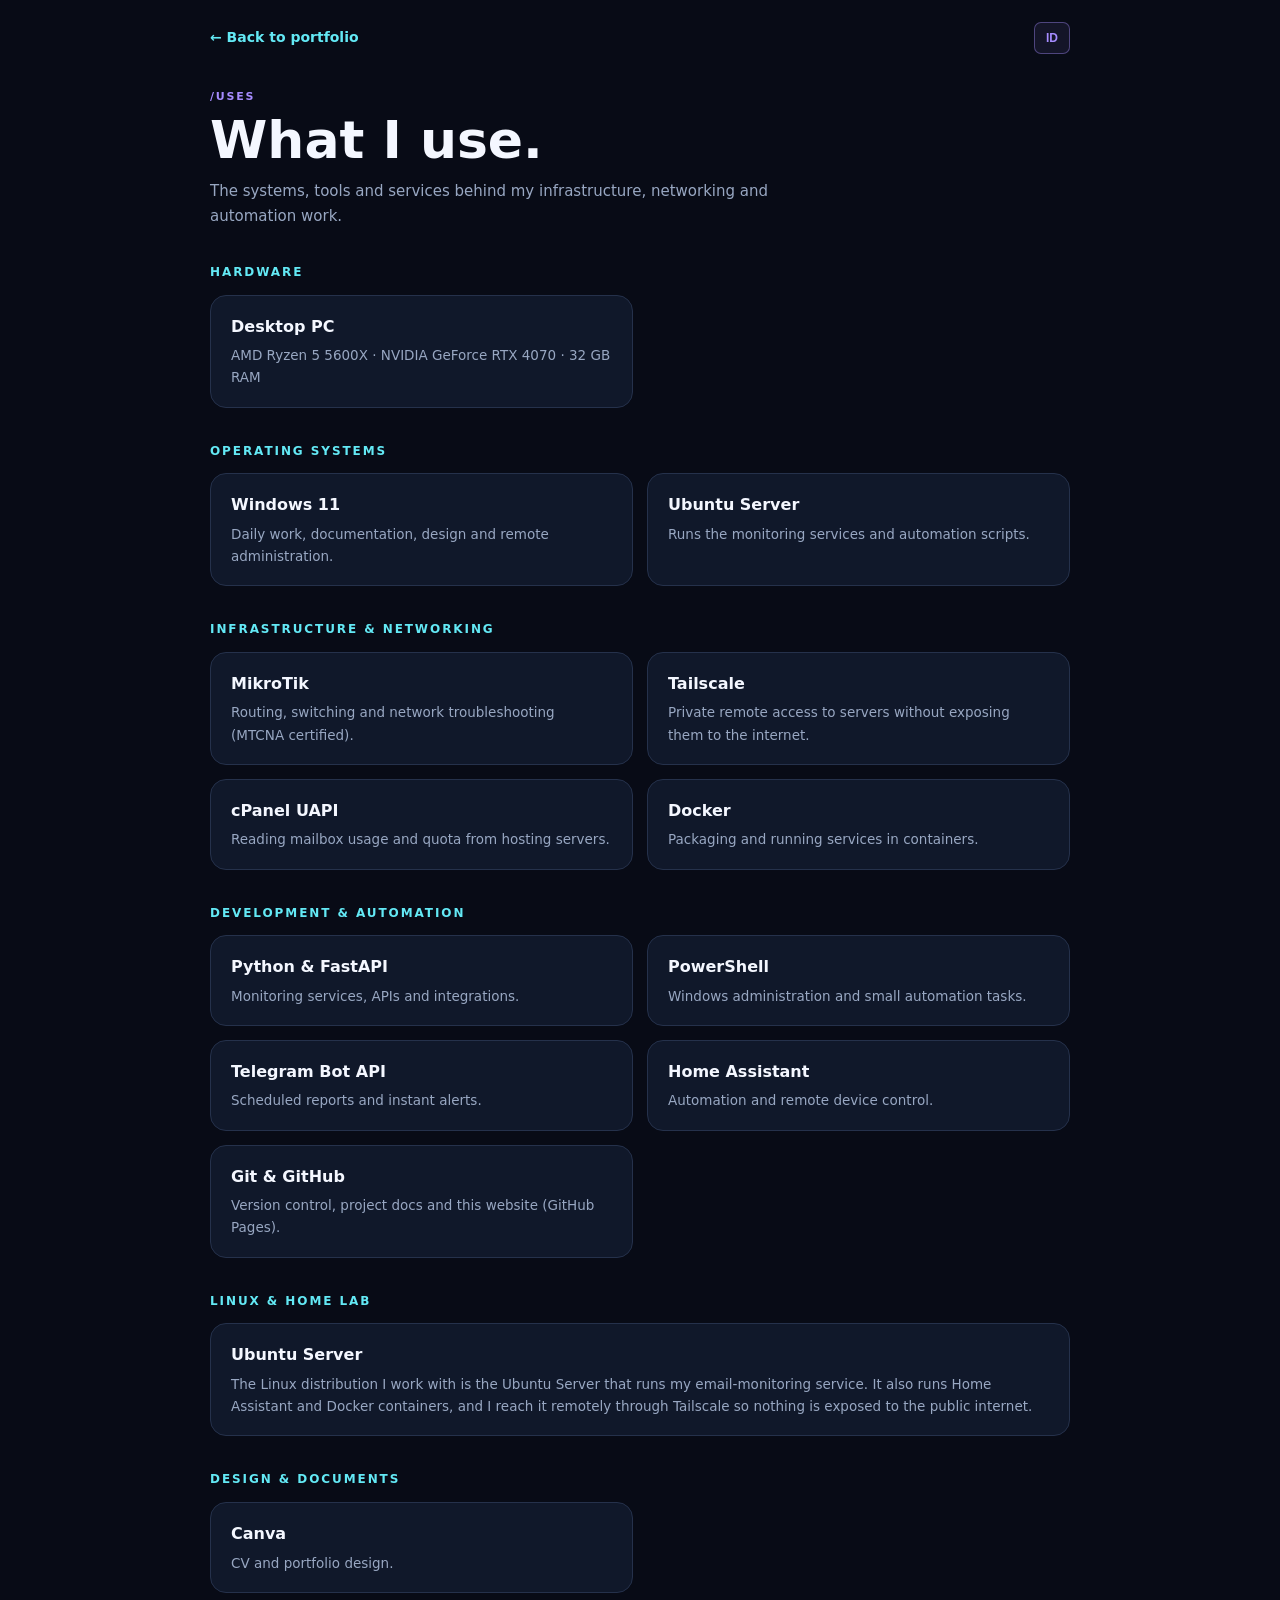
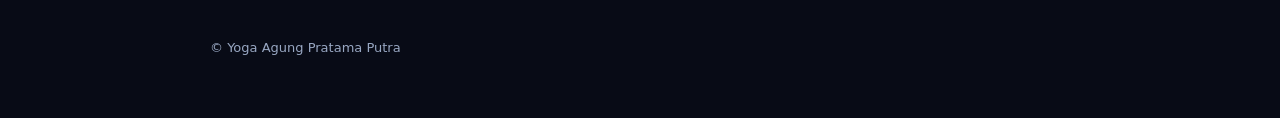
<file: uses/index.html>
<!doctype html>
<html lang="en">
<head>

<meta charset="utf-8">
<meta name="viewport" content="width=device-width,initial-scale=1">
<title>Uses | Yoga Agung Pratama Putra</title>
<meta name="description" content="The operating systems, tools and services I use for IT infrastructure, networking and automation work.">
<style>
:root{--bg:#080b16;--panel:#10182a;--ink:#f4f7ff;--muted:#98a7c2;--line:#25314b;--cyan:#63e9f5;--violet:#a68cff;color-scheme:dark}
*{box-sizing:border-box}
body{margin:0;background:var(--bg);color:var(--ink);font:15px/1.65 Inter,ui-sans-serif,system-ui,-apple-system,"Segoe UI",sans-serif}
a{color:inherit}
.wrap{max-width:900px;margin:0 auto;padding:22px 20px 60px}
.bar{display:flex;justify-content:space-between;align-items:center;gap:12px;margin-bottom:34px}
.back{color:var(--cyan);text-decoration:none;font-weight:700;font-size:14px}
.tg{cursor:pointer;border:1px solid #a68cff66;border-radius:7px;background:#a68cff14;color:var(--violet);padding:8px 11px;font-size:12px;font-weight:800}
.eyebrow{color:var(--violet);text-transform:uppercase;letter-spacing:.16em;font-size:11px;font-weight:850}
h1{font-size:clamp(34px,6vw,52px);margin:6px 0 10px;line-height:1.1}
.lead{color:var(--muted);max-width:640px;margin:0 0 34px}
h2{font-size:12px;letter-spacing:.16em;text-transform:uppercase;color:var(--cyan);margin:34px 0 12px}
.grid{display:grid;grid-template-columns:1fr 1fr;gap:14px}
.card{border:1px solid var(--line);background:var(--panel);border-radius:16px;padding:18px 20px}
.card h3{margin:0 0 4px;font-size:16px}.card p{margin:0;color:var(--muted);font-size:13.5px}
.soon{border-style:dashed;color:var(--muted);font-size:13.5px}
footer{margin-top:44px;color:var(--muted);font-size:13px}
@media(max-width:700px){.grid{grid-template-columns:1fr}}
</style>
</head>
<body>
<div class="wrap">
 <div class="bar"><a class="back" href="/yogaagungpratama/">&larr; <span data-en="Back to portfolio" data-id="Kembali ke portofolio">Back to portfolio</span></a>
  <div><button class="tg" id="lang" type="button">ID</button></div></div>
 <div class="eyebrow">/uses</div>
 <h1 data-en="What I use." data-id="Yang saya pakai.">What I use.</h1>
 <p class="lead" data-en="The systems, tools and services behind my infrastructure, networking and automation work." data-id="Sistem, tools dan layanan yang saya pakai untuk pekerjaan infrastruktur, jaringan dan otomasi.">The systems, tools and services behind my infrastructure, networking and automation work.</p>

 <h2 data-en="Hardware" data-id="Perangkat keras">Hardware</h2><div class="grid"><div class="card"><h3>Desktop PC</h3><p data-en="AMD Ryzen 5 5600X · NVIDIA GeForce RTX 4070 · 32 GB RAM" data-id="AMD Ryzen 5 5600X · NVIDIA GeForce RTX 4070 · RAM 32 GB">AMD Ryzen 5 5600X · NVIDIA GeForce RTX 4070 · 32 GB RAM</p></div></div>
 <h2 data-en="Operating systems" data-id="Sistem operasi">Operating systems</h2>
 <div class="grid">
  <div class="card"><h3>Windows 11</h3><p data-en="Daily work, documentation, design and remote administration." data-id="Pekerjaan harian, dokumentasi, desain dan administrasi jarak jauh.">Daily work, documentation, design and remote administration.</p></div>
  <div class="card"><h3>Ubuntu Server</h3><p data-en="Runs the monitoring services and automation scripts." data-id="Menjalankan layanan monitoring dan skrip otomasi.">Runs the monitoring services and automation scripts.</p></div>
 </div>

 <h2 data-en="Infrastructure &amp; networking" data-id="Infrastruktur &amp; jaringan">Infrastructure &amp; networking</h2>
 <div class="grid">
  <div class="card"><h3>MikroTik</h3><p data-en="Routing, switching and network troubleshooting (MTCNA certified)." data-id="Routing, switching dan troubleshooting jaringan (bersertifikat MTCNA).">Routing, switching and network troubleshooting (MTCNA certified).</p></div>
  <div class="card"><h3>Tailscale</h3><p data-en="Private remote access to servers without exposing them to the internet." data-id="Akses jarak jauh privat ke server tanpa membukanya ke internet.">Private remote access to servers without exposing them to the internet.</p></div>
  <div class="card"><h3>cPanel UAPI</h3><p data-en="Reading mailbox usage and quota from hosting servers." data-id="Membaca penggunaan dan kuota mailbox dari server hosting.">Reading mailbox usage and quota from hosting servers.</p></div>
  <div class="card"><h3>Docker</h3><p data-en="Packaging and running services in containers." data-id="Mengemas dan menjalankan layanan dalam container.">Packaging and running services in containers.</p></div>
 </div>

 <h2 data-en="Development &amp; automation" data-id="Pengembangan &amp; otomasi">Development &amp; automation</h2>
 <div class="grid">
  <div class="card"><h3>Python &amp; FastAPI</h3><p data-en="Monitoring services, APIs and integrations." data-id="Layanan monitoring, API dan integrasi.">Monitoring services, APIs and integrations.</p></div>
  <div class="card"><h3>PowerShell</h3><p data-en="Windows administration and small automation tasks." data-id="Administrasi Windows dan tugas otomasi kecil.">Windows administration and small automation tasks.</p></div>
  <div class="card"><h3>Telegram Bot API</h3><p data-en="Scheduled reports and instant alerts." data-id="Laporan terjadwal dan peringatan langsung.">Scheduled reports and instant alerts.</p></div>
  <div class="card"><h3>Home Assistant</h3><p data-en="Automation and remote device control." data-id="Otomasi dan kontrol perangkat jarak jauh.">Automation and remote device control.</p></div>
  <div class="card"><h3>Git &amp; GitHub</h3><p data-en="Version control, project docs and this website (GitHub Pages)." data-id="Version control, dokumentasi proyek dan website ini (GitHub Pages).">Version control, project docs and this website (GitHub Pages).</p></div>
 </div>

 <h2 data-en="Linux &amp; home lab" data-id="Linux &amp; home lab">Linux &amp; home lab</h2><div class="grid"><div class="card" style="grid-column:1/-1"><h3 data-en="Ubuntu Server" data-id="Ubuntu Server">Ubuntu Server</h3><p data-en="The Linux distribution I work with is the Ubuntu Server that runs my email-monitoring service. It also runs Home Assistant and Docker containers, and I reach it remotely through Tailscale so nothing is exposed to the public internet." data-id="Distro Linux yang saya pakai adalah Ubuntu Server yang menjalankan layanan email-monitoring saya. Server ini juga menjalankan Home Assistant dan container Docker, dan saya mengaksesnya lewat Tailscale sehingga tidak ada yang dibuka ke internet publik.">The Linux distribution I work with is the Ubuntu Server that runs my email-monitoring service. It also runs Home Assistant and Docker containers, and I reach it remotely through Tailscale so nothing is exposed to the public internet.</p></div></div><h2 data-en="Design &amp; documents" data-id="Desain &amp; dokumen">Design &amp; documents</h2>
 <div class="grid">
  <div class="card"><h3>Canva</h3><p data-en="CV and portfolio design." data-id="Desain CV dan portofolio.">CV and portfolio design.</p></div>
  
 </div>
 <footer>&copy; Yoga Agung Pratama Putra</footer>
</div>
<script>
(function(){
var r=document.documentElement,l=document.getElementById('lang'),id=false;
try{if(localStorage.getItem('portfolioLanguage')==='id')id=true}catch(e){}
function apply(){r.lang=id?'id':'en';l.textContent=id?'EN':'ID';[].forEach.call(document.querySelectorAll('[data-en][data-id]'),function(e){e.textContent=id?e.dataset.id:e.dataset.en})}
l.addEventListener('click',function(){id=!id;try{localStorage.setItem('portfolioLanguage',id?'id':'en')}catch(e){}apply()});
apply();
})();
</script>
</body>
</html>
</file>
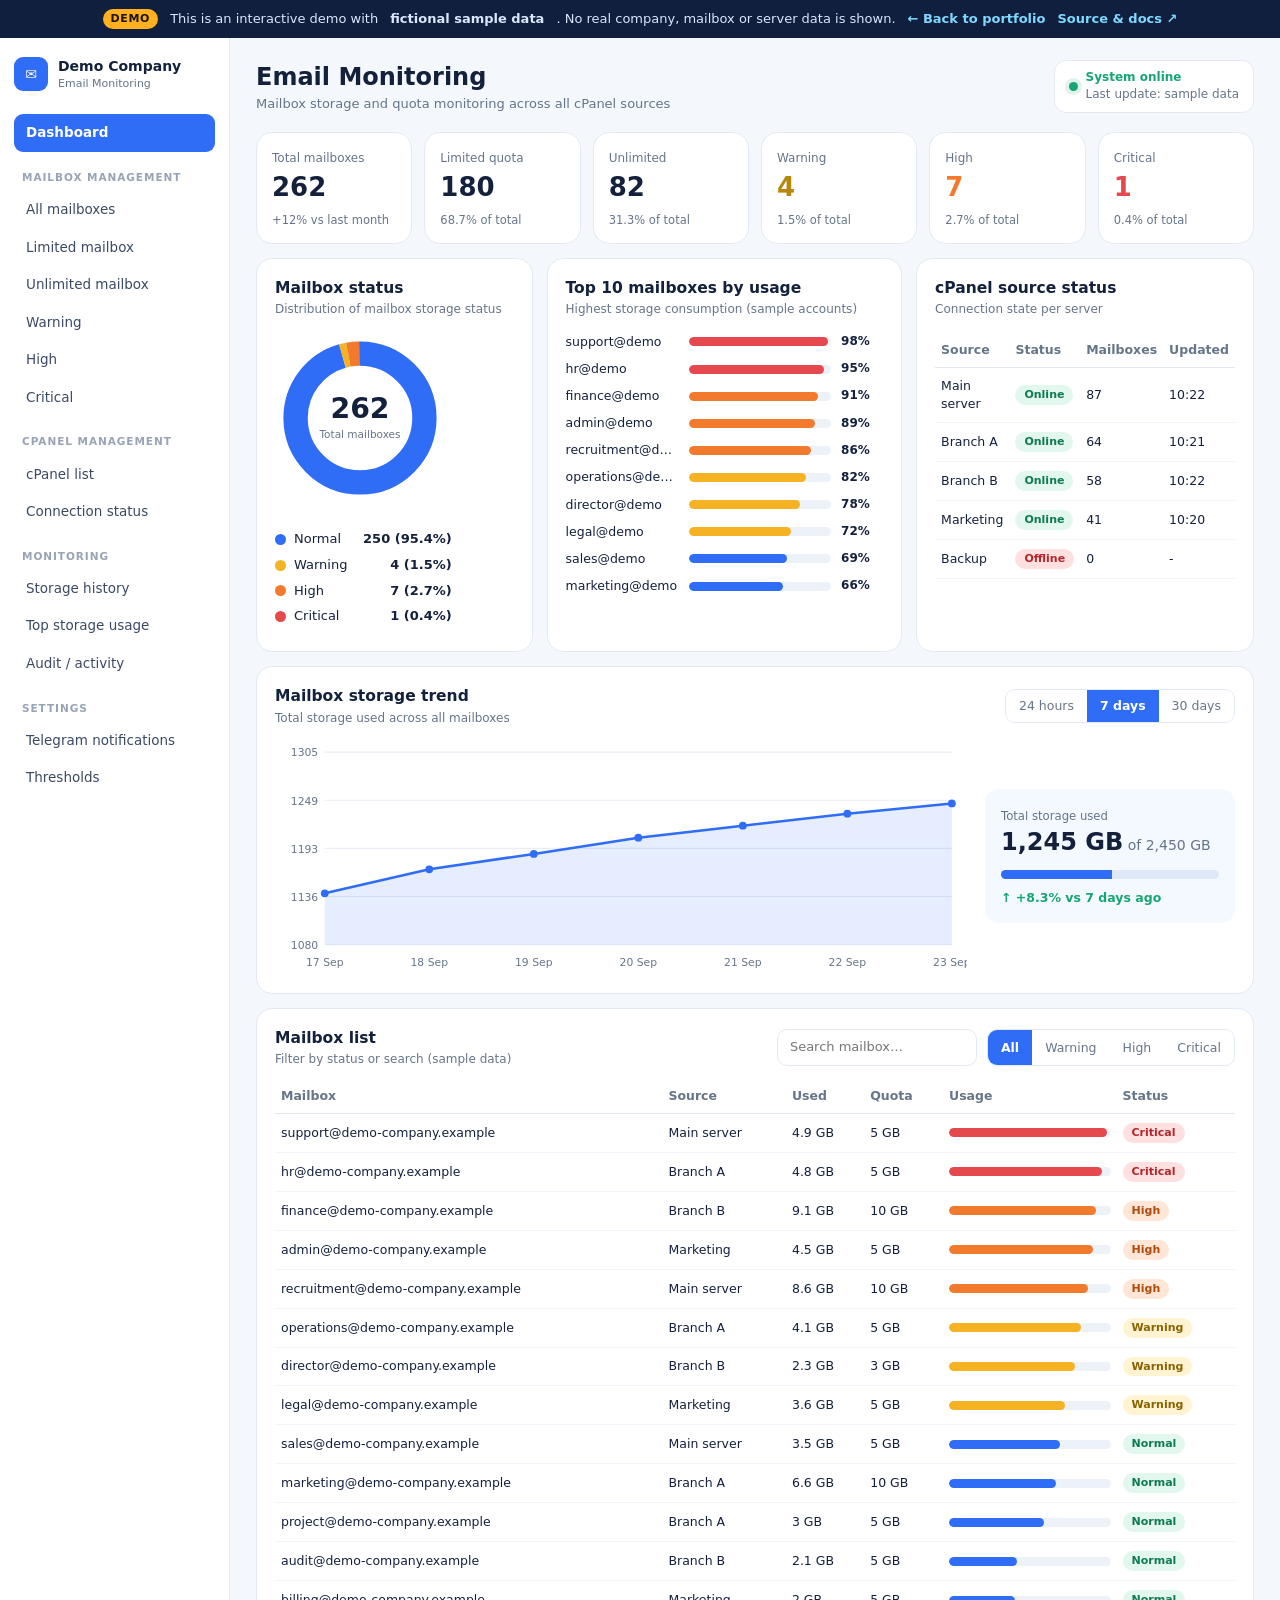
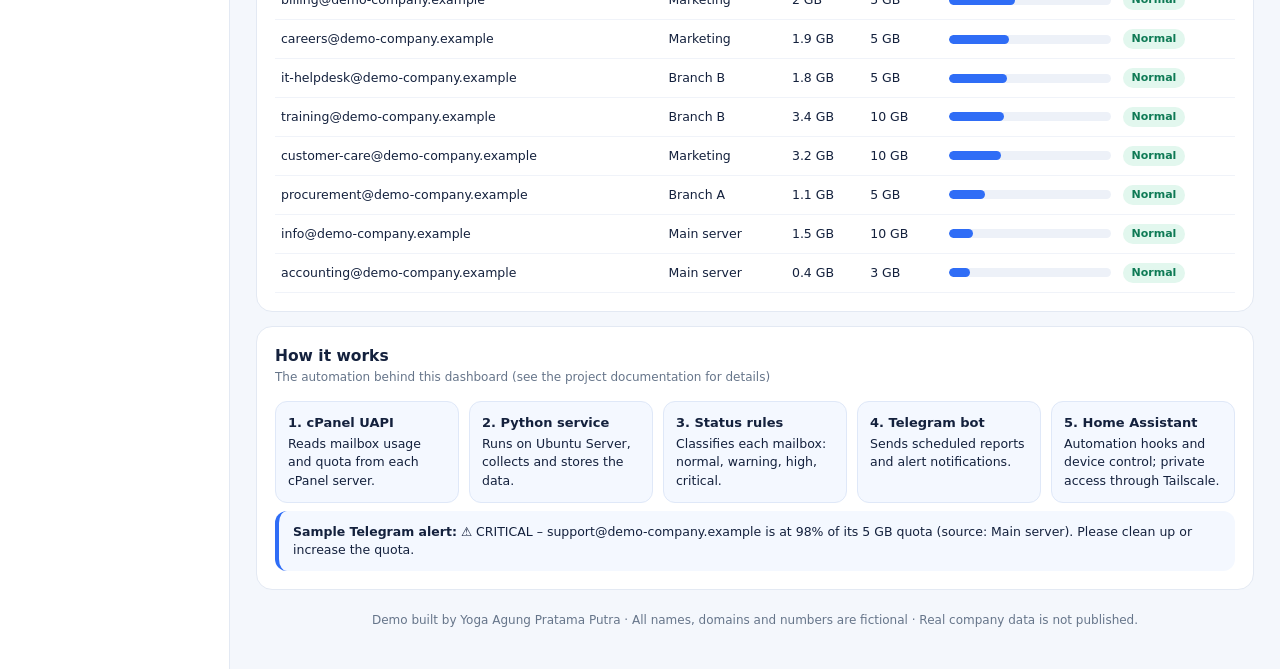
<file: demo/email-monitoring/index.html>
<!doctype html>
<html lang="en">
<head>
<meta charset="utf-8">
<meta name="viewport" content="width=device-width,initial-scale=1">
<title>Email Monitoring Demo | Yoga Agung Pratama Putra</title>
<meta name="description" content="Interactive demo of the Email Monitoring & Infrastructure Automation project. All data on this page is fictional sample data.">
<meta name="robots" content="noindex">
<style>
:root{--bg:#f4f7fc;--card:#fff;--ink:#14213d;--muted:#66758a;--line:#e3e9f3;--blue:#2f6df6;--green:#17a673;--amber:#f5b324;--orange:#f27a2c;--red:#e5484d;--navy:#0f1f3d}
*{box-sizing:border-box;margin:0}
body{font-family:Inter,system-ui,-apple-system,"Segoe UI",Roboto,sans-serif;background:var(--bg);color:var(--ink);font-size:14px;line-height:1.45}
a{color:inherit;text-decoration:none}
.demo-bar{background:var(--navy);color:#dbe6ff;padding:9px 16px;display:flex;gap:12px;align-items:center;justify-content:center;flex-wrap:wrap;font-size:13px}
.demo-bar b{background:#ffb020;color:#1b1400;padding:2px 8px;border-radius:99px;font-size:11px;letter-spacing:.06em}
.demo-bar a{color:#7fd8ff;font-weight:700}
.app{display:grid;grid-template-columns:230px 1fr;min-height:calc(100vh - 40px)}
aside{background:#fff;border-right:1px solid var(--line);padding:18px 14px}
.logo{display:flex;gap:10px;align-items:center;font-weight:800;margin-bottom:22px}
.logo i{width:34px;height:34px;border-radius:9px;background:var(--blue);display:grid;place-items:center;color:#fff;font-style:normal}
.logo small{display:block;font-weight:500;color:var(--muted);font-size:11px}
.side-h{font-size:10.5px;letter-spacing:.09em;color:#98a3b5;margin:18px 8px 6px;font-weight:700}
.side a{display:block;padding:9px 12px;border-radius:9px;color:#3b4a63;font-size:13.5px;cursor:default}
.side a.on{background:var(--blue);color:#fff;font-weight:700}
main{padding:22px 26px 40px;min-width:0}
.top{display:flex;justify-content:space-between;gap:16px;align-items:flex-start;flex-wrap:wrap;margin-bottom:18px}
h1{font-size:24px}.top p{color:var(--muted);font-size:13px}
.status{display:flex;align-items:center;gap:8px;background:#fff;border:1px solid var(--line);padding:8px 14px;border-radius:12px;font-size:12px;color:var(--muted)}
.dot{width:9px;height:9px;border-radius:50%;background:var(--green);box-shadow:0 0 0 4px #17a67322}
.card{background:var(--card);border:1px solid var(--line);border-radius:16px;padding:18px}
.kpis{display:grid;grid-template-columns:repeat(6,1fr);gap:12px;margin-bottom:14px}
.kpi{padding:14px 15px}
.kpi small{color:var(--muted);font-size:12px}.kpi b{display:block;font-size:26px;margin:2px 0}
.kpi span{font-size:11.5px;color:var(--muted)}
.kpi.w b{color:#b7860b}.kpi.h b{color:var(--orange)}.kpi.c b{color:var(--red)}
.grid{display:grid;grid-template-columns:1.05fr 1.35fr 1.1fr;gap:14px;margin-bottom:14px}
h2{font-size:15.5px;margin-bottom:2px}.sub{color:var(--muted);font-size:12px;margin-bottom:14px}
.donut-wrap{display:flex;align-items:center;gap:20px;flex-wrap:wrap}
.legend div{display:flex;align-items:center;gap:8px;margin:7px 0;font-size:13px}
.legend i{width:11px;height:11px;border-radius:50%}
.legend b{margin-left:auto;padding-left:14px}
.bar-row{display:grid;grid-template-columns:minmax(0,1.6fr) 2fr 42px;gap:10px;align-items:center;margin:9px 0;font-size:12.5px}
.bar-row span:first-child{overflow:hidden;text-overflow:ellipsis;white-space:nowrap}
.track{height:9px;background:#edf1f8;border-radius:9px;overflow:hidden}.fill{height:100%;border-radius:9px}
table{width:100%;border-collapse:collapse;font-size:12.5px}
th{text-align:left;color:var(--muted);font-weight:600;padding:8px 6px;border-bottom:1px solid var(--line)}
td{padding:9px 6px;border-bottom:1px solid #f0f3f9}
.pill{display:inline-block;padding:2px 9px;border-radius:99px;font-size:11px;font-weight:700}
.p-ok{background:#e2f7ee;color:#0e7a55}.p-warn{background:#fff3d1;color:#8a6200}.p-high{background:#ffe6d6;color:#b24a0c}.p-crit{background:#ffe0e1;color:#b3262b}.p-off{background:#ffe0e1;color:#b3262b}
.seg{display:inline-flex;border:1px solid var(--line);border-radius:10px;overflow:hidden}
.seg button{border:0;background:#fff;padding:7px 13px;font:inherit;font-size:12.5px;cursor:pointer;color:var(--muted)}
.seg button.on{background:var(--blue);color:#fff;font-weight:700}
.row{display:flex;justify-content:space-between;align-items:center;gap:12px;flex-wrap:wrap;margin-bottom:10px}
.trend{display:grid;grid-template-columns:1fr 250px;gap:18px;align-items:center}
.sumbox{background:#f4f8ff;border-radius:14px;padding:16px}
.sumbox b{font-size:24px}.meter{height:9px;background:#dfe8f8;border-radius:9px;margin:10px 0;overflow:hidden}.meter i{display:block;height:100%;background:var(--blue)}
input[type=search]{border:1px solid var(--line);border-radius:10px;padding:8px 12px;font:inherit;font-size:13px;min-width:200px}
.flow{display:grid;grid-template-columns:repeat(5,1fr);gap:10px;margin-top:6px}
.flow div{background:#f4f8ff;border:1px solid #dfe8f8;border-radius:12px;padding:12px;font-size:12.5px;position:relative}
.flow b{display:block;font-size:13px;margin-bottom:3px}
.tg{background:#f4f8ff;border-radius:12px;padding:12px 14px;margin-top:8px;font-size:12.5px;border-left:4px solid var(--blue)}
.note{color:var(--muted);font-size:12px;text-align:center;margin-top:22px}
@media(max-width:1100px){.kpis{grid-template-columns:repeat(3,1fr)}.grid{grid-template-columns:1fr}.flow{grid-template-columns:1fr 1fr}.trend{grid-template-columns:1fr}}
@media(max-width:800px){.app{grid-template-columns:1fr}aside{display:none}main{padding:16px}.kpis{grid-template-columns:1fr 1fr}.flow{grid-template-columns:1fr}.bar-row{grid-template-columns:1fr 1.4fr 40px}}
</style>
</head>
<body>
<div class="demo-bar"><b>DEMO</b> This is an interactive demo with <strong>fictional sample data</strong>. No real company, mailbox or server data is shown.
<a href="/yogaagungpratama/#proyek">&larr; Back to portfolio</a> <a href="https://github.com/yogaagungpratama/yogaagungpratama/tree/main/projects/email-monitoring" target="_blank" rel="noopener">Source &amp; docs &#8599;</a></div>
<div class="app">
<aside>
 <div class="logo"><i>&#9993;</i><div>Demo Company<small>Email Monitoring</small></div></div>
 <div class="side">
  <a class="on">Dashboard</a>
  <div class="side-h">MAILBOX MANAGEMENT</div><a>All mailboxes</a><a>Limited mailbox</a><a>Unlimited mailbox</a><a>Warning</a><a>High</a><a>Critical</a>
  <div class="side-h">CPANEL MANAGEMENT</div><a>cPanel list</a><a>Connection status</a>
  <div class="side-h">MONITORING</div><a>Storage history</a><a>Top storage usage</a><a>Audit / activity</a>
  <div class="side-h">SETTINGS</div><a>Telegram notifications</a><a>Thresholds</a>
 </div>
</aside>
<main>
 <div class="top">
  <div><h1>Email Monitoring</h1><p>Mailbox storage and quota monitoring across all cPanel sources</p></div>
  <div class="status"><i class="dot"></i><div><b style="color:var(--green)">System online</b><br><span id="upd">Last update: sample data</span></div></div>
 </div>

 <div class="kpis" id="kpis"></div>

 <div class="grid">
  <div class="card"><h2>Mailbox status</h2><p class="sub">Distribution of mailbox storage status</p>
   <div class="donut-wrap"><svg id="donut" width="170" height="170" viewBox="0 0 42 42" role="img" aria-label="Mailbox status chart"></svg><div class="legend" id="legend"></div></div></div>
  <div class="card"><h2>Top 10 mailboxes by usage</h2><p class="sub">Highest storage consumption (sample accounts)</p><div id="top10"></div></div>
  <div class="card"><h2>cPanel source status</h2><p class="sub">Connection state per server</p>
   <table><thead><tr><th>Source</th><th>Status</th><th>Mailboxes</th><th>Updated</th></tr></thead><tbody id="sources"></tbody></table></div>
 </div>

 <div class="card" style="margin-bottom:14px">
  <div class="row"><div><h2>Mailbox storage trend</h2><p class="sub" style="margin:0">Total storage used across all mailboxes</p></div>
   <div class="seg" id="range"><button data-r="24">24 hours</button><button data-r="7" class="on">7 days</button><button data-r="30">30 days</button></div></div>
  <div class="trend"><svg id="trend" viewBox="0 0 640 220" width="100%" role="img" aria-label="Storage trend chart"></svg>
   <div class="sumbox"><small style="color:var(--muted)">Total storage used</small><br><b id="tot">1,245 GB</b> <span style="color:var(--muted)">of 2,450 GB</span>
    <div class="meter"><i id="meter" style="width:50.8%"></i></div><div id="delta" style="color:var(--green);font-weight:700;font-size:12.5px"></div></div></div>
 </div>

 <div class="card" style="margin-bottom:14px">
  <div class="row"><div><h2>Mailbox list</h2><p class="sub" style="margin:0">Filter by status or search (sample data)</p></div>
   <div style="display:flex;gap:10px;flex-wrap:wrap"><input type="search" id="q" placeholder="Search mailbox&hellip;" aria-label="Search mailbox">
   <div class="seg" id="flt"><button data-s="all" class="on">All</button><button data-s="warning">Warning</button><button data-s="high">High</button><button data-s="critical">Critical</button></div></div></div>
  <div style="overflow-x:auto"><table><thead><tr><th>Mailbox</th><th>Source</th><th>Used</th><th>Quota</th><th>Usage</th><th>Status</th></tr></thead><tbody id="mb"></tbody></table></div>
 </div>

 <div class="card">
  <h2>How it works</h2><p class="sub">The automation behind this dashboard (see the project documentation for details)</p>
  <div class="flow">
   <div><b>1. cPanel UAPI</b>Reads mailbox usage and quota from each cPanel server.</div>
   <div><b>2. Python service</b>Runs on Ubuntu Server, collects and stores the data.</div>
   <div><b>3. Status rules</b>Classifies each mailbox: normal, warning, high, critical.</div>
   <div><b>4. Telegram bot</b>Sends scheduled reports and alert notifications.</div>
   <div><b>5. Home Assistant</b>Automation hooks and device control; private access through Tailscale.</div>
  </div>
  <div class="tg"><b>Sample Telegram alert:</b> &#9888;&#65039; CRITICAL &ndash; support@demo-company.example is at 98% of its 5 GB quota (source: Main server). Please clean up or increase the quota.</div>
 </div>
 <p class="note">Demo built by Yoga Agung Pratama Putra &middot; All names, domains and numbers are fictional &middot; Real company data is not published.</p>
</main>
</div>
<script>
(function(){
var $=function(id){return document.getElementById(id)};
var SRC=[{n:'Main server',s:'online',m:87,u:'10:22'},{n:'Branch A',s:'online',m:64,u:'10:21'},{n:'Branch B',s:'online',m:58,u:'10:22'},{n:'Marketing',s:'online',m:41,u:'10:20'},{n:'Backup',s:'offline',m:0,u:'-'}];
var NAMES=['support','hr','finance','admin','recruitment','operations','director','legal','sales','marketing','it-helpdesk','billing','info','procurement','training','careers','accounting','project','audit','customer-care'];
var MB=[],i,seed=7;function rnd(){seed=(seed*9301+49297)%233280;return seed/233280}
var forced={support:98,hr:95,finance:91,admin:89,recruitment:86,operations:82,director:78,legal:72,sales:69,marketing:66};
NAMES.forEach(function(n,k){var q=[5,5,10,5,10,5,3,5,5,10][k%10];var pct=forced[n]!==undefined?forced[n]:Math.round(8+rnd()*58);MB.push({name:n+'@demo-company.example',src:SRC[k%4].n,quota:q,pct:pct,used:+(q*pct/100).toFixed(1)})});
function st(p){return p>=95?'critical':p>=85?'high':p>=70?'warning':'normal'}
MB.forEach(function(m){m.st=st(m.pct)});
var C={normal:'#2f6df6',warning:'#f5b324',high:'#f27a2c',critical:'#e5484d'};
var TOTAL=262,CNT={normal:250,warning:4,high:7,critical:1};
function pill(s){var c={normal:'p-ok',warning:'p-warn',high:'p-high',critical:'p-crit'}[s];return '<span class="pill '+c+'">'+s[0].toUpperCase()+s.slice(1)+'</span>'}
// KPIs
$('kpis').innerHTML=[['Total mailboxes',TOTAL,'+12% vs last month',''],['Limited quota',180,'68.7% of total',''],['Unlimited',82,'31.3% of total',''],['Warning',4,'1.5% of total','w'],['High',7,'2.7% of total','h'],['Critical',1,'0.4% of total','c']].map(function(k){return '<div class="card kpi '+k[3]+'"><small>'+k[0]+'</small><b>'+k[1]+'</b><span>'+k[2]+'</span></div>'}).join('');
// donut
var circ=2*Math.PI*15.9155,off=0,h='<circle cx="21" cy="21" r="15.9155" fill="none" stroke="#edf1f8" stroke-width="6"/>';
['normal','warning','high','critical'].forEach(function(k){var l=CNT[k]/TOTAL*circ;h+='<circle cx="21" cy="21" r="15.9155" fill="none" stroke="'+C[k]+'" stroke-width="6" stroke-dasharray="'+l+' '+(circ-l)+'" stroke-dashoffset="'+(-off)+'" transform="rotate(-90 21 21)"/>';off+=l});
h+='<text x="21" y="21" text-anchor="middle" font-size="7" font-weight="800" fill="#14213d">'+TOTAL+'</text><text x="21" y="26" text-anchor="middle" font-size="2.6" fill="#66758a">Total mailboxes</text>';
$('donut').innerHTML=h;
$('legend').innerHTML=['normal','warning','high','critical'].map(function(k){return '<div><i style="background:'+C[k]+'"></i>'+k[0].toUpperCase()+k.slice(1)+'<b>'+CNT[k]+' ('+(CNT[k]/TOTAL*100).toFixed(1)+'%)</b></div>'}).join('');
// top10
$('top10').innerHTML=MB.slice().sort(function(a,b){return b.pct-a.pct}).slice(0,10).map(function(m){return '<div class="bar-row"><span title="'+m.name+'">'+m.name.replace('@demo-company.example','@demo')+'</span><div class="track"><div class="fill" style="width:'+m.pct+'%;background:'+C[m.st]+'"></div></div><b style="font-size:12px">'+m.pct+'%</b></div>'}).join('');
// sources
$('sources').innerHTML=SRC.map(function(s){return '<tr><td>'+s.n+'</td><td><span class="pill '+(s.s==='online'?'p-ok':'p-off')+'">'+s.s[0].toUpperCase()+s.s.slice(1)+'</span></td><td>'+s.m+'</td><td>'+s.u+'</td></tr>'}).join('');
// trend
var DATA={24:{l:['00','04','08','12','16','20','24'],v:[1196,1201,1210,1224,1233,1240,1245],d:'+0.4% vs yesterday'},7:{l:['17 Sep','18 Sep','19 Sep','20 Sep','21 Sep','22 Sep','23 Sep'],v:[1140,1168,1186,1205,1219,1233,1245],d:'+8.3% vs 7 days ago'},30:{l:['W1','W2','W3','W4','Now'],v:[980,1055,1120,1190,1245],d:'+27% vs 30 days ago'}};
function draw(r){var d=DATA[r],W=640,H=220,pl=46,pr=14,pt=14,pb=28,mn=Math.min.apply(null,d.v)-60,mx=Math.max.apply(null,d.v)+60;
 var X=function(i){return pl+i*(W-pl-pr)/(d.v.length-1)},Y=function(v){return pt+(mx-v)/(mx-mn)*(H-pt-pb)};
 var g='',t;for(t=0;t<=4;t++){var v=mn+(mx-mn)*t/4,y=Y(v);g+='<line x1="'+pl+'" x2="'+(W-pr)+'" y1="'+y+'" y2="'+y+'" stroke="#e8edf6"/><text x="'+(pl-6)+'" y="'+(y+4)+'" text-anchor="end" font-size="10" fill="#66758a">'+Math.round(v)+'</text>'}
 var p=d.v.map(function(v,i){return (i?'L':'M')+X(i)+' '+Y(v)}).join(' ');
 g+='<path d="'+p+' L'+X(d.v.length-1)+' '+(H-pb)+' L'+X(0)+' '+(H-pb)+'Z" fill="#2f6df61f"/><path d="'+p+'" fill="none" stroke="#2f6df6" stroke-width="2.4"/>';
 d.v.forEach(function(v,i){g+='<circle cx="'+X(i)+'" cy="'+Y(v)+'" r="3.6" fill="#2f6df6"/><text x="'+X(i)+'" y="'+(H-8)+'" text-anchor="middle" font-size="10" fill="#66758a">'+d.l[i]+'</text>'});
 $('trend').innerHTML=g;$('delta').textContent='↑ '+d.d}
draw(7);
$('range').addEventListener('click',function(e){var b=e.target.closest('button');if(!b)return;[].forEach.call(this.children,function(x){x.classList.remove('on')});b.classList.add('on');draw(b.dataset.r)});
// table
var fs='all';function tbl(){var q=$('q').value.toLowerCase();$('mb').innerHTML=MB.filter(function(m){return (fs==='all'||m.st===fs)&&m.name.indexOf(q)>-1}).sort(function(a,b){return b.pct-a.pct}).map(function(m){return '<tr><td>'+m.name+'</td><td>'+m.src+'</td><td>'+m.used+' GB</td><td>'+m.quota+' GB</td><td style="min-width:120px"><div class="track"><div class="fill" style="width:'+m.pct+'%;background:'+C[m.st]+'"></div></div></td><td>'+pill(m.st)+'</td></tr>'}).join('')||'<tr><td colspan="6" style="color:var(--muted);padding:16px">No mailbox matches this filter.</td></tr>'}
tbl();$('q').addEventListener('input',tbl);
$('flt').addEventListener('click',function(e){var b=e.target.closest('button');if(!b)return;[].forEach.call(this.children,function(x){x.classList.remove('on')});b.classList.add('on');fs=b.dataset.s;tbl()});
})();
</script>
</body>
</html>
</file>
